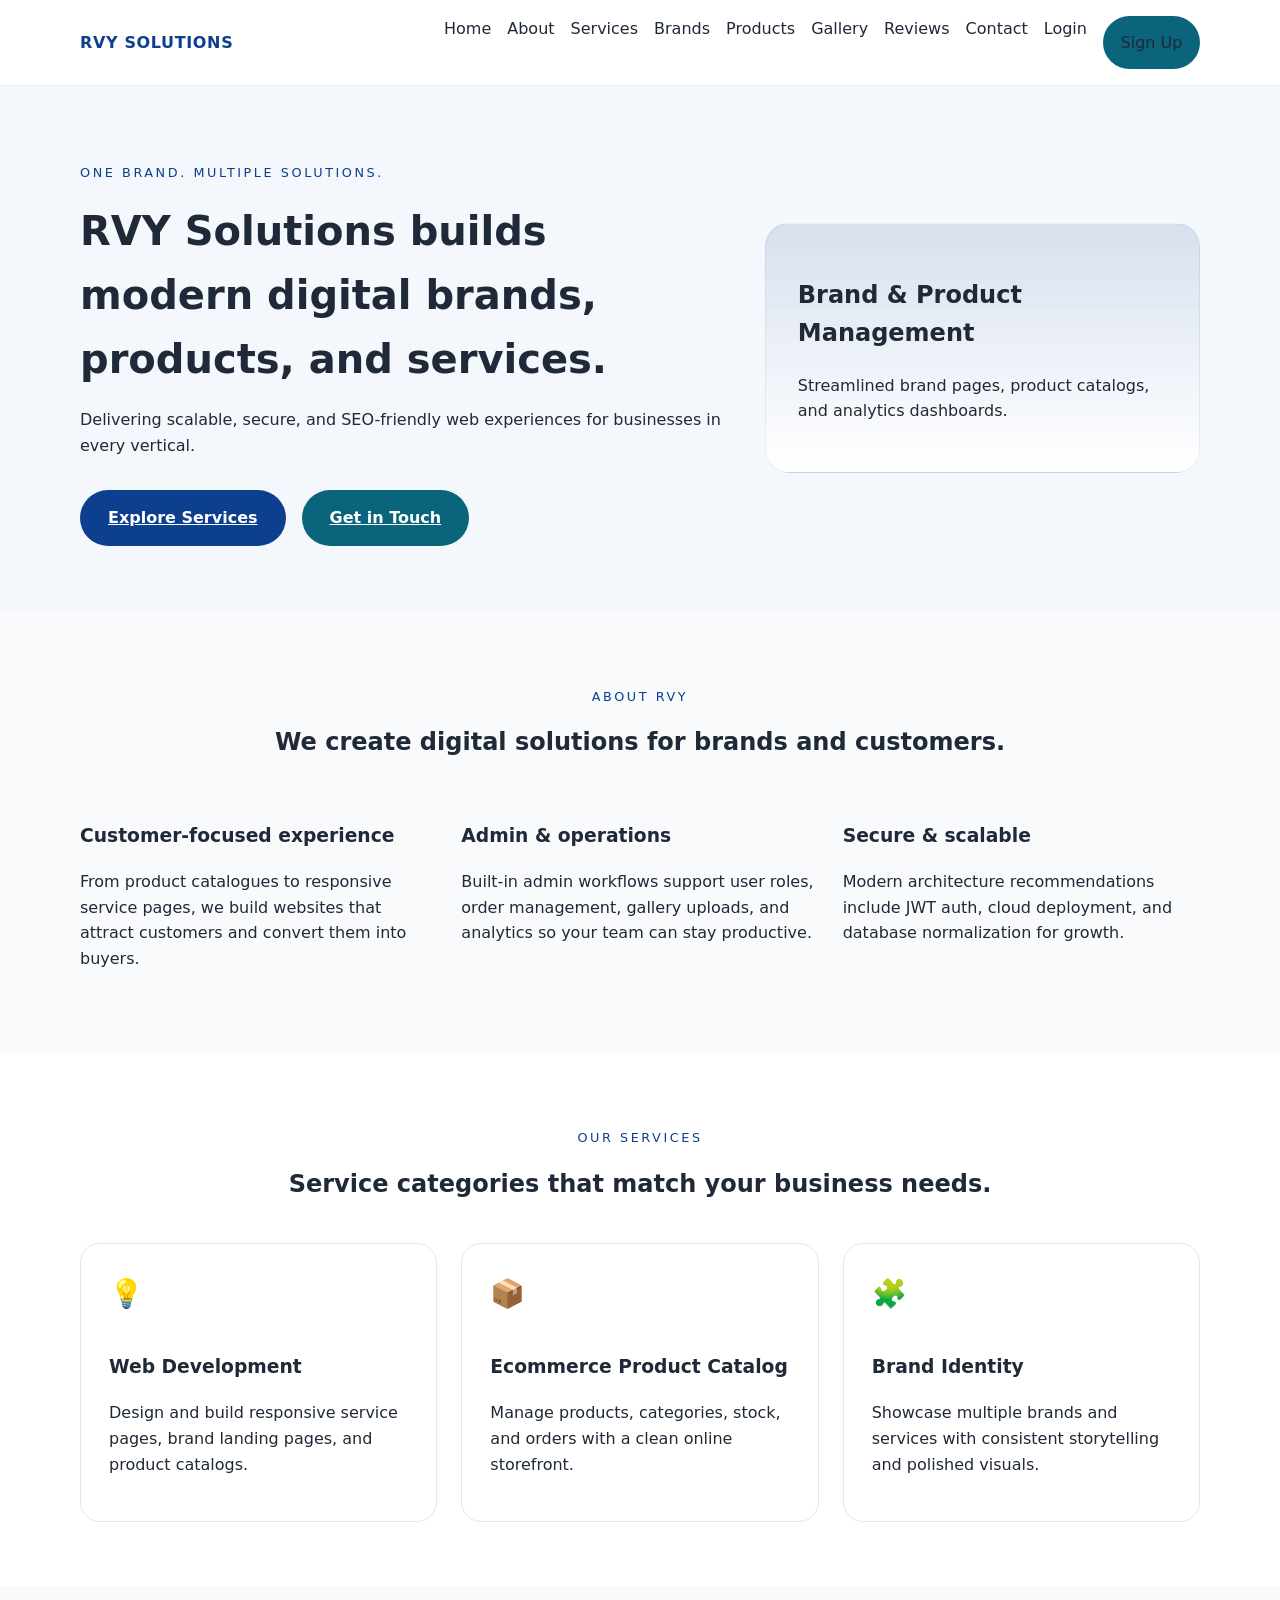
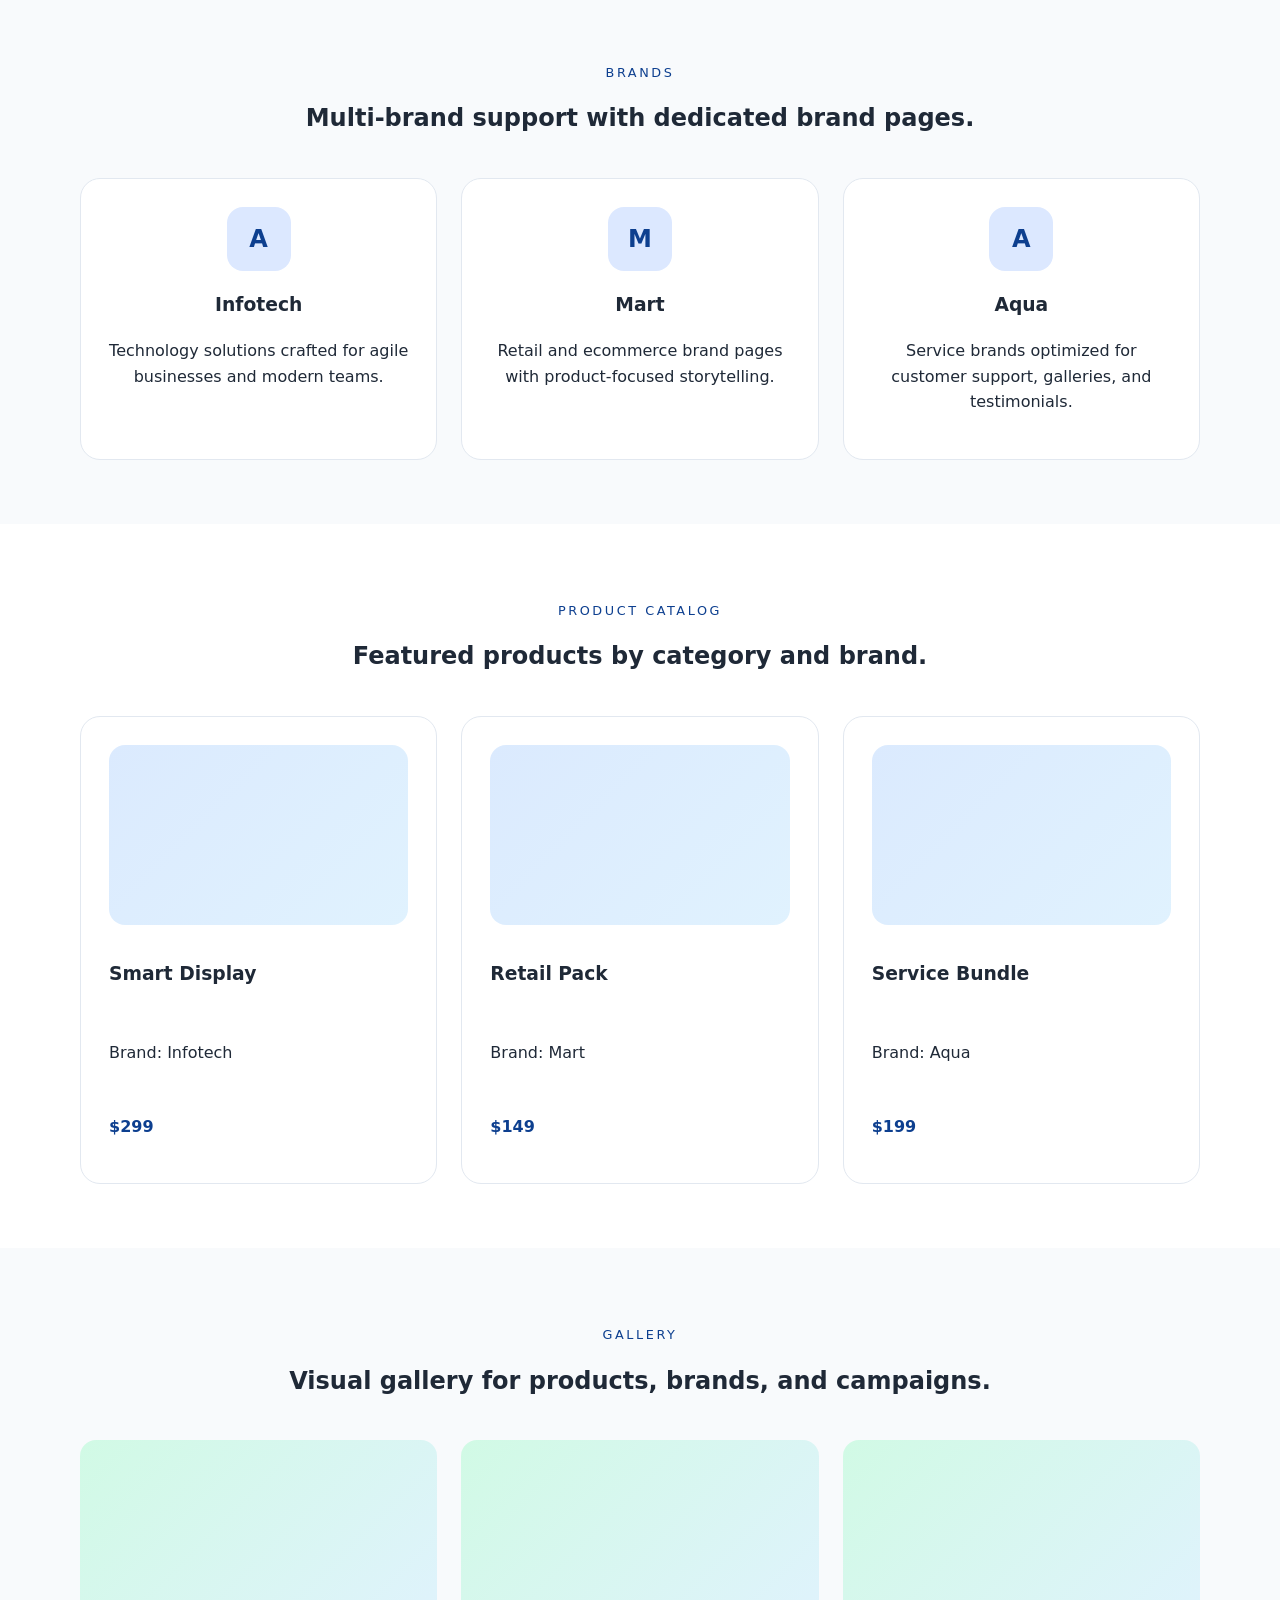
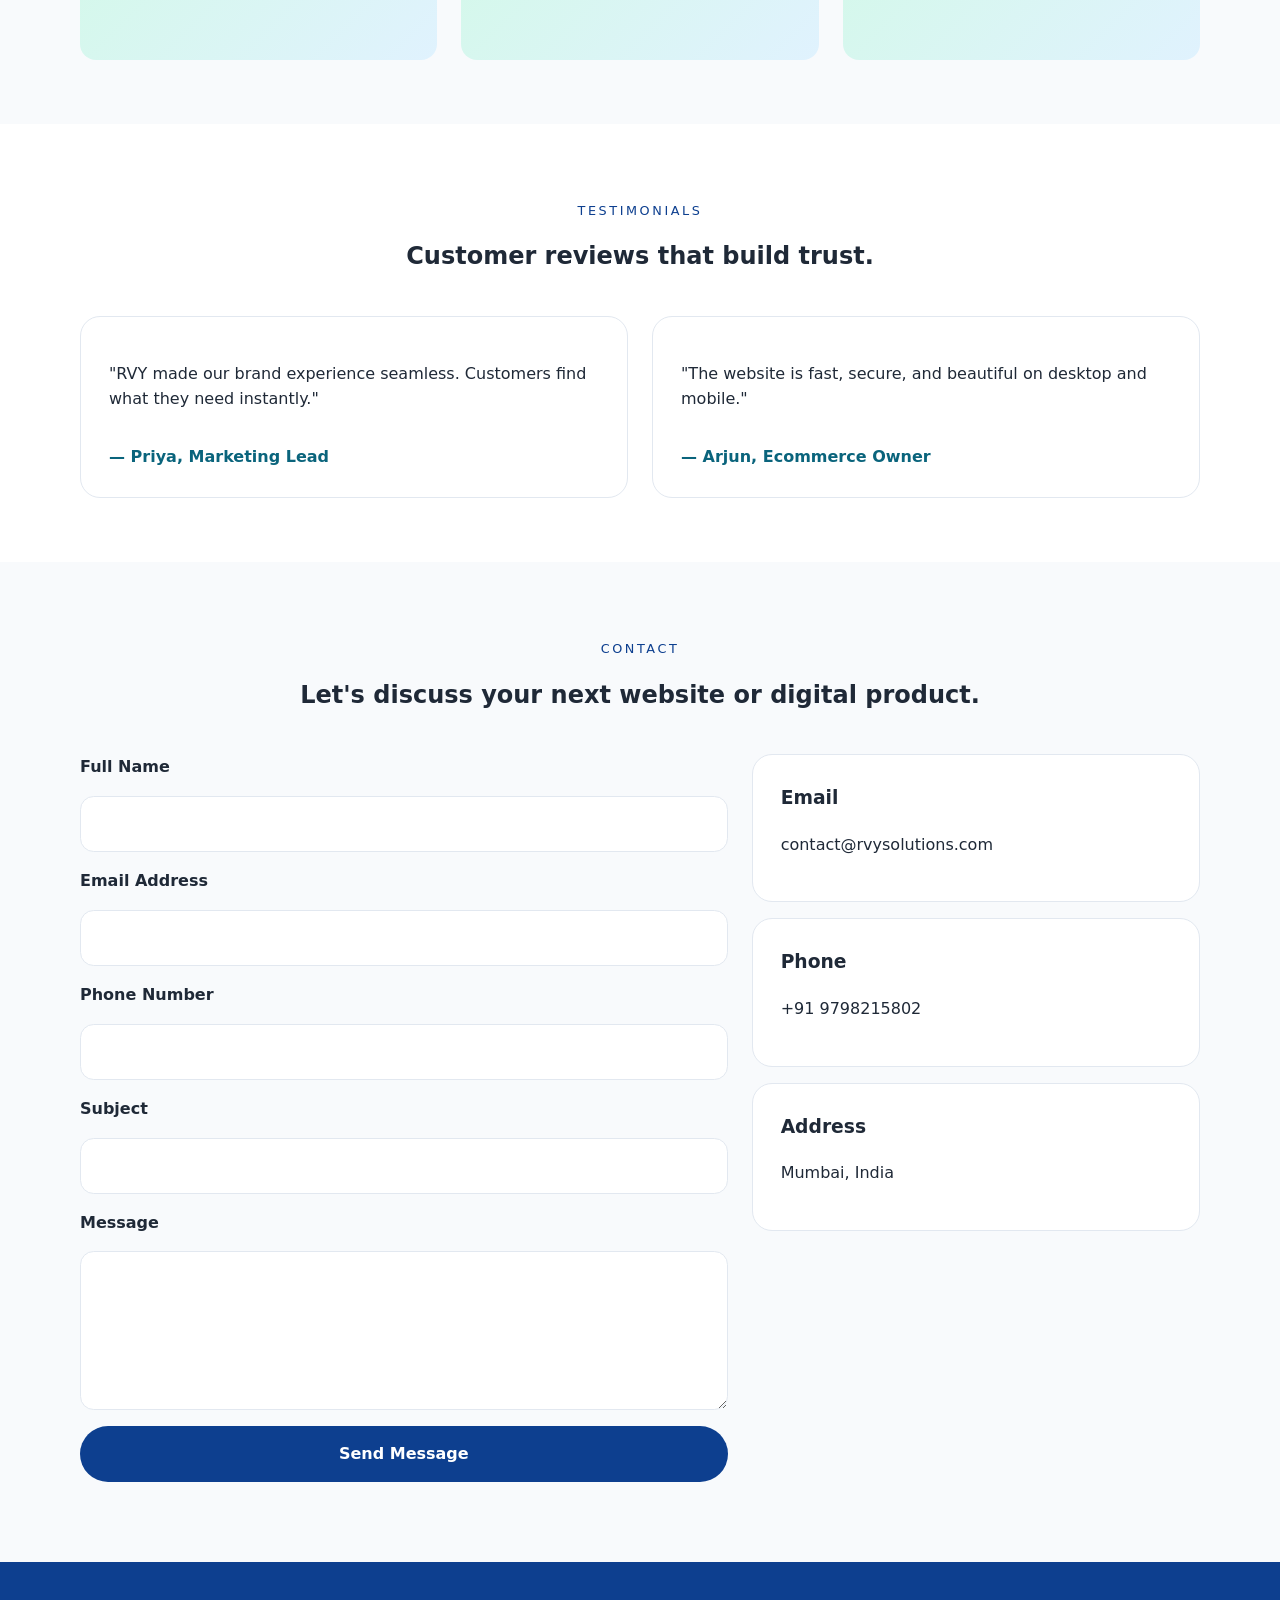
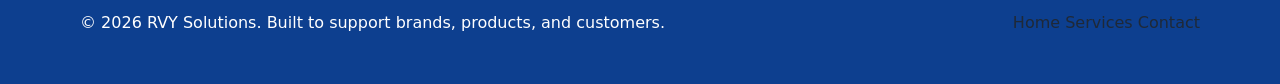
<file: index.html>
<!doctype html>
<html lang="en">
  <head>
    <meta charset="UTF-8" />
    <meta name="viewport" content="width=device-width, initial-scale=1.0" />
    <title>RVY Solutions</title>
    <link rel="stylesheet" href="styles.css" />
  </head>
  <body>
    <header class="site-header">
      <div class="container header-inner">
        <a class="brand" href="#home">RVY SOLUTIONS</a>
        <button class="nav-toggle" aria-label="Toggle navigation">☰</button>
        <nav class="site-nav">
          <a href="#home">Home</a>
          <a href="#about">About</a>
          <a href="#services">Services</a>
          <a href="#brands">Brands</a>
          <a href="#products">Products</a>
          <a href="#gallery">Gallery</a>
          <a href="#testimonials">Reviews</a>
          <a href="#contact">Contact</a>
          <a href="login.html">Login</a>
          <a class="nav-action btn-secondary" href="signup.html">Sign Up</a>
        </nav>
      </div>
    </header>

    <main>
      <section id="home" class="hero-section">
        <div class="container hero-content">
          <div>
            <p class="eyebrow">One Brand. Multiple Solutions.</p>
            <h1>
              RVY Solutions builds modern digital brands, products, and
              services.
            </h1>
            <p>
              Delivering scalable, secure, and SEO-friendly web experiences for
              businesses in every vertical.
            </p>
            <div class="hero-actions">
              <a class="btn btn-primary" href="#services">Explore Services</a>
              <a class="btn btn-secondary" href="#contact">Get in Touch</a>
            </div>
          </div>
          <div class="hero-visual">
            <div class="hero-card">
              <h2>Brand & Product Management</h2>
              <p>
                Streamlined brand pages, product catalogs, and analytics
                dashboards.
              </p>
            </div>
          </div>
        </div>
      </section>

      <section id="about" class="section-light">
        <div class="container section-header">
          <p class="eyebrow">About RVY</p>
          <h2>We create digital solutions for brands and customers.</h2>
        </div>
        <div class="container about-grid">
          <article>
            <h3>Customer-focused experience</h3>
            <p>
              From product catalogues to responsive service pages, we build
              websites that attract customers and convert them into buyers.
            </p>
          </article>
          <article>
            <h3>Admin & operations</h3>
            <p>
              Built-in admin workflows support user roles, order management,
              gallery uploads, and analytics so your team can stay productive.
            </p>
          </article>
          <article>
            <h3>Secure & scalable</h3>
            <p>
              Modern architecture recommendations include JWT auth, cloud
              deployment, and database normalization for growth.
            </p>
          </article>
        </div>
      </section>

      <section id="services" class="section-white">
        <div class="container section-header">
          <p class="eyebrow">Our Services</p>
          <h2>Service categories that match your business needs.</h2>
        </div>
        <div class="container card-grid">
          <article class="card">
            <span class="card-icon">💡</span>
            <h3>Web Development</h3>
            <p>
              Design and build responsive service pages, brand landing pages,
              and product catalogs.
            </p>
          </article>
          <article class="card">
            <span class="card-icon">📦</span>
            <h3>Ecommerce Product Catalog</h3>
            <p>
              Manage products, categories, stock, and orders with a clean online
              storefront.
            </p>
          </article>
          <article class="card">
            <span class="card-icon">🧩</span>
            <h3>Brand Identity</h3>
            <p>
              Showcase multiple brands and services with consistent storytelling
              and polished visuals.
            </p>
          </article>
        </div>
      </section>

      <section id="brands" class="section-light">
        <div class="container section-header">
          <p class="eyebrow">Brands</p>
          <h2>Multi-brand support with dedicated brand pages.</h2>
        </div>
        <div class="container brand-grid">
          <article class="brand-card">
            <div class="brand-logo">A</div>
            <h3>Infotech</h3>
            <p>
              Technology solutions crafted for agile businesses and modern
              teams.
            </p>
          </article>
          <article class="brand-card">
            <div class="brand-logo">M</div>
            <h3>Mart</h3>
            <p>
              Retail and ecommerce brand pages with product-focused
              storytelling.
            </p>
          </article>
          <article class="brand-card">
            <div class="brand-logo">A</div>
            <h3>Aqua</h3>
            <p>
              Service brands optimized for customer support, galleries, and
              testimonials.
            </p>
          </article>
        </div>
      </section>

      <section id="products" class="section-white">
        <div class="container section-header">
          <p class="eyebrow">Product Catalog</p>
          <h2>Featured products by category and brand.</h2>
        </div>
        <div class="container product-grid">
          <article class="product-card">
            <div class="product-image"></div>
            <h3>Smart Display</h3>
            <p>Brand: Infotech</p>
            <p class="product-price">$299</p>
          </article>
          <article class="product-card">
            <div class="product-image"></div>
            <h3>Retail Pack</h3>
            <p>Brand: Mart</p>
            <p class="product-price">$149</p>
          </article>
          <article class="product-card">
            <div class="product-image"></div>
            <h3>Service Bundle</h3>
            <p>Brand: Aqua</p>
            <p class="product-price">$199</p>
          </article>
        </div>
      </section>

      <section id="gallery" class="section-light">
        <div class="container section-header">
          <p class="eyebrow">Gallery</p>
          <h2>Visual gallery for products, brands, and campaigns.</h2>
        </div>
        <div class="container gallery-grid">
          <div class="gallery-item"></div>
          <div class="gallery-item"></div>
          <div class="gallery-item"></div>
        </div>
      </section>

      <section id="testimonials" class="section-white">
        <div class="container section-header">
          <p class="eyebrow">Testimonials</p>
          <h2>Customer reviews that build trust.</h2>
        </div>
        <div class="container testimonial-grid">
          <article class="testimonial-card">
            <p>
              "RVY made our brand experience seamless. Customers find what they
              need instantly."
            </p>
            <span>— Priya, Marketing Lead</span>
          </article>
          <article class="testimonial-card">
            <p>
              "The website is fast, secure, and beautiful on desktop and
              mobile."
            </p>
            <span>— Arjun, Ecommerce Owner</span>
          </article>
        </div>
      </section>

      <section id="contact" class="section-light contact-section">
        <div class="container section-header">
          <p class="eyebrow">Contact</p>
          <h2>Let's discuss your next website or digital product.</h2>
        </div>
        <div class="container contact-grid">
          <form class="contact-form" id="contactForm">
            <label for="name">Full Name</label>
            <input type="text" id="name" name="name" required />

            <label for="email">Email Address</label>
            <input type="email" id="email" name="email" required />

            <label for="phone">Phone Number</label>
            <input type="tel" id="phone" name="phone" />

            <label for="subject">Subject</label>
            <input type="text" id="subject" name="subject" />

            <label for="message">Message</label>
            <textarea id="message" name="message" rows="5" required></textarea>

            <button class="btn btn-primary" type="submit">Send Message</button>
          </form>
          <div class="contact-details">
            <div class="contact-card">
              <h3>Email</h3>
              <p>contact@rvysolutions.com</p>
            </div>
            <div class="contact-card">
              <h3>Phone</h3>
              <p>+91 9798215802</p>
            </div>
            <div class="contact-card">
              <h3>Address</h3>
              <p>Mumbai, India</p>
            </div>
          </div>
        </div>
      </section>
    </main>

    <footer class="site-footer">
      <div class="container footer-inner">
        <p>
          © 2026 RVY Solutions. Built to support brands, products, and
          customers.
        </p>
        <nav class="footer-nav">
          <a href="#home">Home</a>
          <a href="#services">Services</a>
          <a href="#contact">Contact</a>
        </nav>
      </div>
    </footer>
    <script src="script.js"></script>
  </body>
</html>
</file>
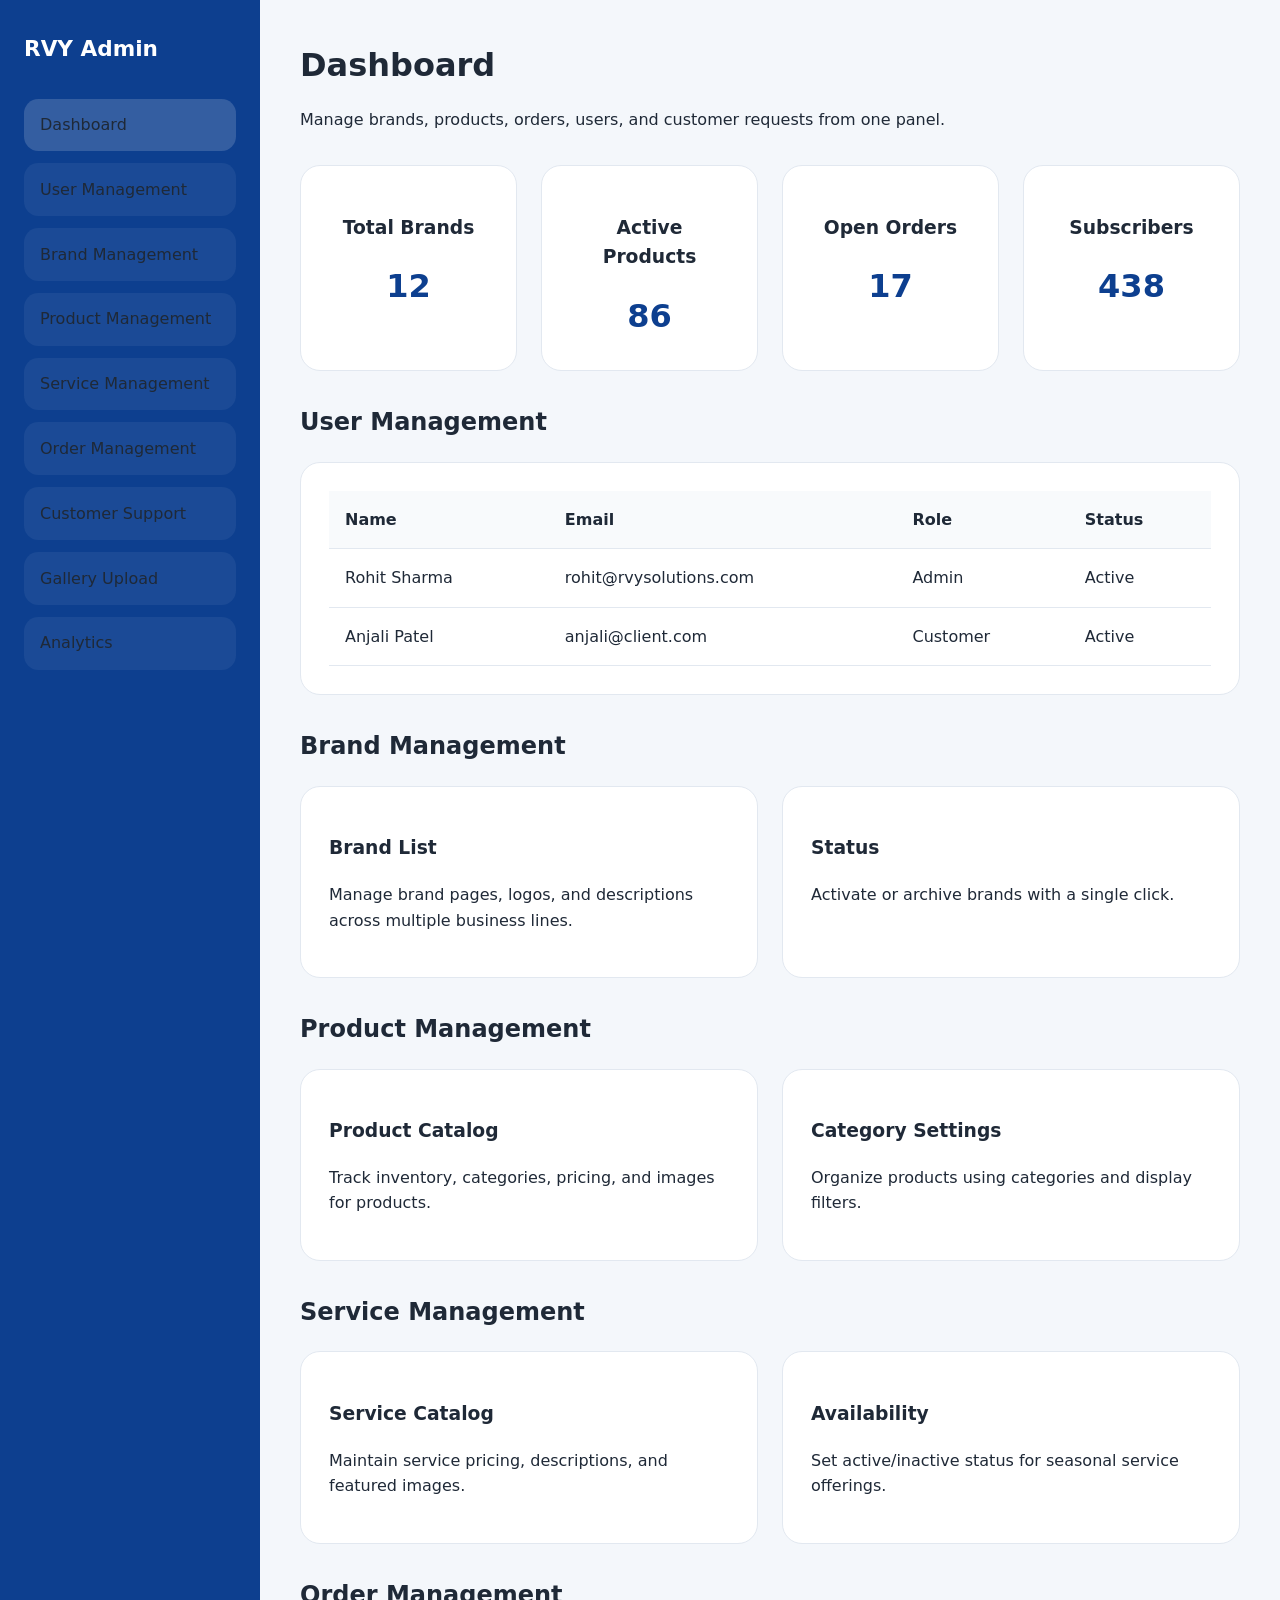
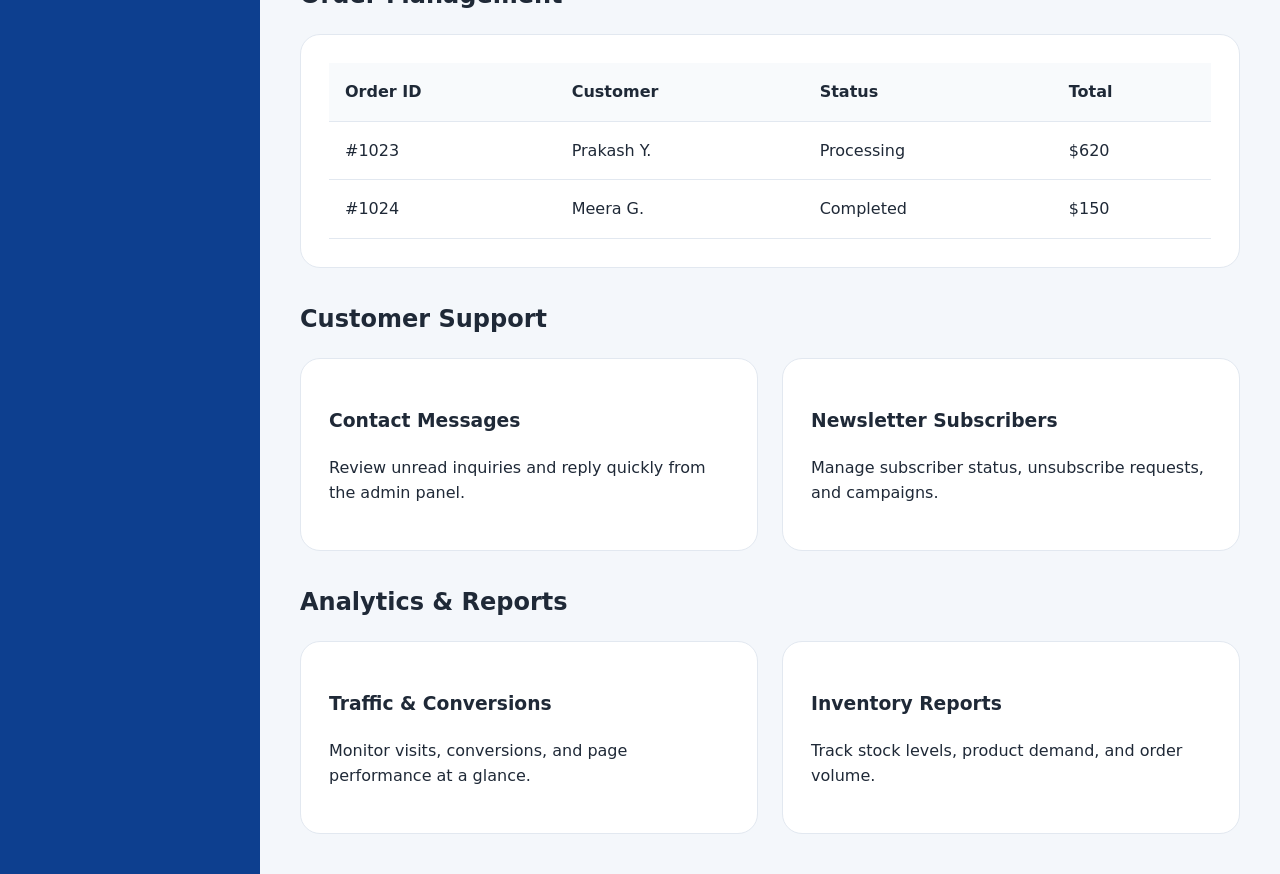
<file: admin.html>
<!doctype html>
<html lang="en">
  <head>
    <meta charset="UTF-8" />
    <meta name="viewport" content="width=device-width, initial-scale=1.0" />
    <title>RVY Admin Dashboard</title>
    <link rel="stylesheet" href="styles.css" />
  </head>
  <body class="admin-page">
    <div class="admin-shell">
      <aside class="admin-sidebar">
        <div class="admin-brand">RVY Admin</div>
        <nav class="admin-nav">
          <a href="#dashboard" class="active">Dashboard</a>
          <a href="#user-management">User Management</a>
          <a href="#brand-management">Brand Management</a>
          <a href="#product-management">Product Management</a>
          <a href="#service-management">Service Management</a>
          <a href="#order-management">Order Management</a>
          <a href="#support">Customer Support</a>
          <a href="#gallery-upload">Gallery Upload</a>
          <a href="#analytics">Analytics</a>
        </nav>
      </aside>
      <main class="admin-main">
        <header class="admin-header">
          <div>
            <h1>Dashboard</h1>
            <p>
              Manage brands, products, orders, users, and customer requests from
              one panel.
            </p>
          </div>
        </header>

        <section id="dashboard" class="admin-section">
          <div class="admin-cards">
            <article class="admin-card">
              <h3>Total Brands</h3>
              <p>12</p>
            </article>
            <article class="admin-card">
              <h3>Active Products</h3>
              <p>86</p>
            </article>
            <article class="admin-card">
              <h3>Open Orders</h3>
              <p>17</p>
            </article>
            <article class="admin-card">
              <h3>Subscribers</h3>
              <p>438</p>
            </article>
          </div>
        </section>

        <section id="user-management" class="admin-section">
          <h2>User Management</h2>
          <div class="table-card">
            <table>
              <thead>
                <tr>
                  <th>Name</th>
                  <th>Email</th>
                  <th>Role</th>
                  <th>Status</th>
                </tr>
              </thead>
              <tbody>
                <tr>
                  <td>Rohit Sharma</td>
                  <td>rohit@rvysolutions.com</td>
                  <td>Admin</td>
                  <td>Active</td>
                </tr>
                <tr>
                  <td>Anjali Patel</td>
                  <td>anjali@client.com</td>
                  <td>Customer</td>
                  <td>Active</td>
                </tr>
              </tbody>
            </table>
          </div>
        </section>

        <section id="brand-management" class="admin-section">
          <h2>Brand Management</h2>
          <div class="dashboard-grid">
            <article class="dashboard-card">
              <h3>Brand List</h3>
              <p>
                Manage brand pages, logos, and descriptions across multiple
                business lines.
              </p>
            </article>
            <article class="dashboard-card">
              <h3>Status</h3>
              <p>Activate or archive brands with a single click.</p>
            </article>
          </div>
        </section>

        <section id="product-management" class="admin-section">
          <h2>Product Management</h2>
          <div class="dashboard-grid">
            <article class="dashboard-card">
              <h3>Product Catalog</h3>
              <p>
                Track inventory, categories, pricing, and images for products.
              </p>
            </article>
            <article class="dashboard-card">
              <h3>Category Settings</h3>
              <p>Organize products using categories and display filters.</p>
            </article>
          </div>
        </section>

        <section id="service-management" class="admin-section">
          <h2>Service Management</h2>
          <div class="dashboard-grid">
            <article class="dashboard-card">
              <h3>Service Catalog</h3>
              <p>
                Maintain service pricing, descriptions, and featured images.
              </p>
            </article>
            <article class="dashboard-card">
              <h3>Availability</h3>
              <p>Set active/inactive status for seasonal service offerings.</p>
            </article>
          </div>
        </section>

        <section id="order-management" class="admin-section">
          <h2>Order Management</h2>
          <div class="table-card">
            <table>
              <thead>
                <tr>
                  <th>Order ID</th>
                  <th>Customer</th>
                  <th>Status</th>
                  <th>Total</th>
                </tr>
              </thead>
              <tbody>
                <tr>
                  <td>#1023</td>
                  <td>Prakash Y.</td>
                  <td>Processing</td>
                  <td>$620</td>
                </tr>
                <tr>
                  <td>#1024</td>
                  <td>Meera G.</td>
                  <td>Completed</td>
                  <td>$150</td>
                </tr>
              </tbody>
            </table>
          </div>
        </section>

        <section id="support" class="admin-section">
          <h2>Customer Support</h2>
          <div class="dashboard-grid">
            <article class="dashboard-card">
              <h3>Contact Messages</h3>
              <p>
                Review unread inquiries and reply quickly from the admin panel.
              </p>
            </article>
            <article class="dashboard-card">
              <h3>Newsletter Subscribers</h3>
              <p>
                Manage subscriber status, unsubscribe requests, and campaigns.
              </p>
            </article>
          </div>
        </section>

        <section id="analytics" class="admin-section">
          <h2>Analytics & Reports</h2>
          <div class="dashboard-grid">
            <article class="dashboard-card">
              <h3>Traffic & Conversions</h3>
              <p>
                Monitor visits, conversions, and page performance at a glance.
              </p>
            </article>
            <article class="dashboard-card">
              <h3>Inventory Reports</h3>
              <p>Track stock levels, product demand, and order volume.</p>
            </article>
          </div>
        </section>
      </main>
    </div>

    <script src="script.js"></script>
  </body>
</html>
</file>
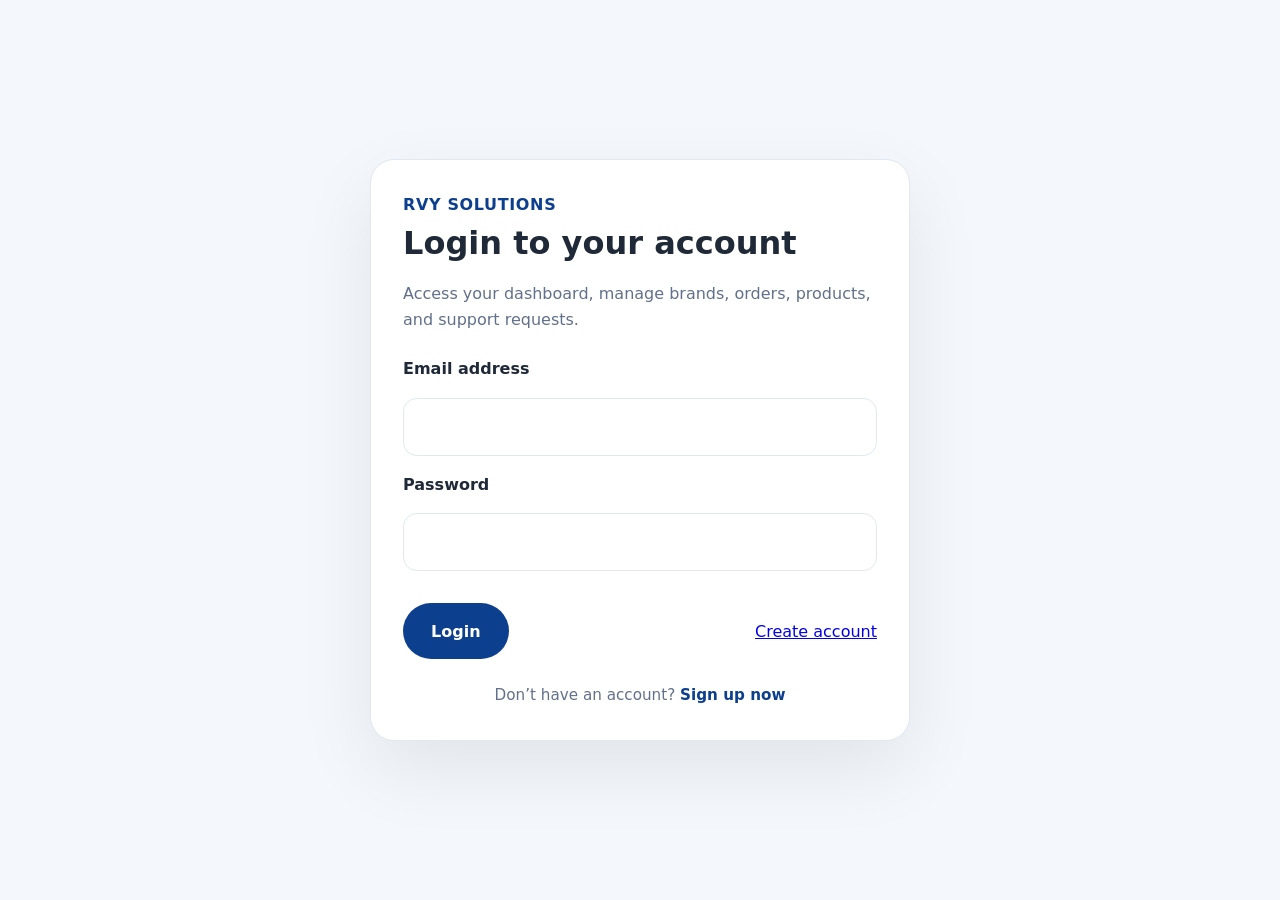
<file: login.html>
<!doctype html>
<html lang="en">
  <head>
    <meta charset="UTF-8" />
    <meta name="viewport" content="width=device-width, initial-scale=1.0" />
    <title>Login | RVY Solutions</title>
    <link rel="stylesheet" href="styles.css" />
  </head>
  <body class="auth-page">
    <div class="auth-card">
      <a class="brand" href="index.html">RVY SOLUTIONS</a>
      <h1>Login to your account</h1>
      <p>
        Access your dashboard, manage brands, orders, products, and support
        requests.
      </p>
      <form class="auth-form" id="authForm" data-type="login">
        <label for="loginEmail">Email address</label>
        <input type="email" id="loginEmail" name="email" required />

        <label for="loginPassword">Password</label>
        <input type="password" id="loginPassword" name="password" required />

        <div class="auth-actions">
          <button class="btn btn-primary" type="submit">Login</button>
          <a href="signup.html">Create account</a>
        </div>
      </form>
      <div class="auth-footer">
        Don’t have an account? <a href="signup.html">Sign up now</a>
      </div>
    </div>
    <script src="script.js"></script>
  </body>
</html>
</file>
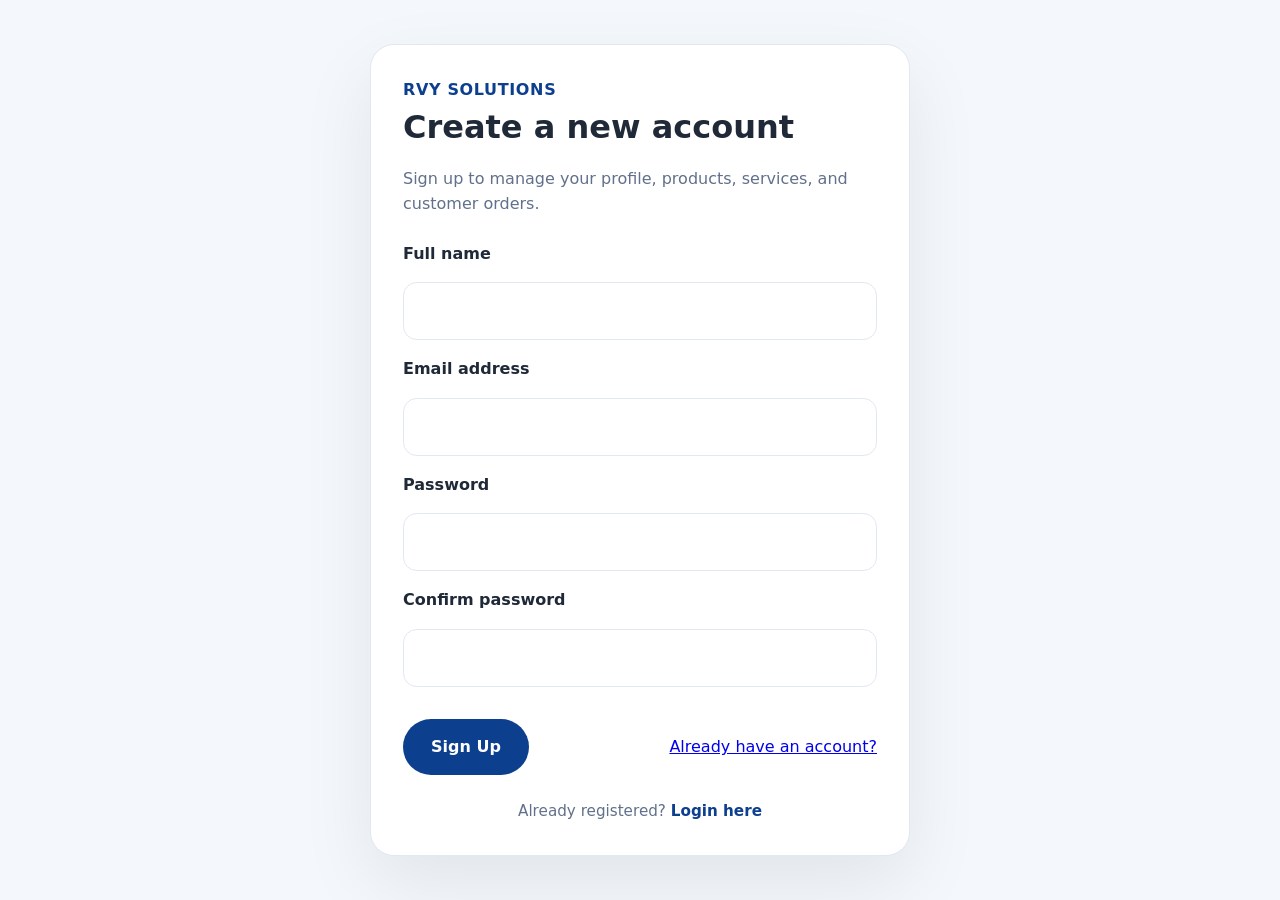
<file: signup.html>
<!doctype html>
<html lang="en">
  <head>
    <meta charset="UTF-8" />
    <meta name="viewport" content="width=device-width, initial-scale=1.0" />
    <title>Sign Up | RVY Solutions</title>
    <link rel="stylesheet" href="styles.css" />
  </head>
  <body class="auth-page">
    <div class="auth-card">
      <a class="brand" href="index.html">RVY SOLUTIONS</a>
      <h1>Create a new account</h1>
      <p>
        Sign up to manage your profile, products, services, and customer orders.
      </p>
      <form class="auth-form" id="authForm" data-type="signup">
        <label for="signupName">Full name</label>
        <input type="text" id="signupName" name="name" required />

        <label for="signupEmail">Email address</label>
        <input type="email" id="signupEmail" name="email" required />

        <label for="signupPassword">Password</label>
        <input type="password" id="signupPassword" name="password" required />

        <label for="signupConfirm">Confirm password</label>
        <input
          type="password"
          id="signupConfirm"
          name="confirmPassword"
          required
        />

        <div class="auth-actions">
          <button class="btn btn-primary" type="submit">Sign Up</button>
          <a href="login.html">Already have an account?</a>
        </div>
      </form>
      <div class="auth-footer">
        Already registered? <a href="login.html">Login here</a>
      </div>
    </div>
    <script src="script.js"></script>
  </body>
</html>
</file>
<file: styles.css>
:root {
  --bg: #f4f7fb;
  --surface: #ffffff;
  --primary: #0d3f8f;
  --primary-soft: #dce8ff;
  --secondary: #0a647c;
  --text: #1f2937;
  --muted: #61708b;
  --border: #e2e8f0;
}

* {
  box-sizing: border-box;
}

body {
  margin: 0;
  font-family:
    Inter,
    system-ui,
    -apple-system,
    BlinkMacSystemFont,
    "Segoe UI",
    sans-serif;
  color: var(--text);
  background: var(--bg);
  line-height: 1.6;
}

img {
  max-width: 100%;
  display: block;
}

button,
input,
textarea {
  font: inherit;
}

.container {
  width: min(1120px, calc(100% - 2rem));
  margin: 0 auto;
}

.site-header {
  background: #ffffff;
  border-bottom: 1px solid rgba(15, 23, 42, 0.08);
  position: sticky;
  top: 0;
  z-index: 20;
}

.header-inner {
  display: flex;
  align-items: center;
  justify-content: space-between;
  gap: 1rem;
  padding: 1rem 0;
}

.brand {
  font-weight: 800;
  letter-spacing: 0.04em;
  color: var(--primary);
  text-decoration: none;
}

.site-nav {
  display: flex;
  flex-wrap: wrap;
  gap: 1rem;
}

.site-nav a,
.footer-nav a,
.admin-nav a {
  color: var(--text);
  text-decoration: none;
  transition: color 0.2s ease;
}

.site-nav a:hover {
  color: var(--primary);
}

.nav-toggle {
  display: none;
  border: none;
  background: transparent;
  font-size: 1.5rem;
  cursor: pointer;
}

.hero-section {
  padding: 4rem 0;
}

.hero-content {
  display: grid;
  grid-template-columns: 1.2fr 0.8fr;
  gap: 2rem;
  align-items: center;
}

.eyebrow {
  text-transform: uppercase;
  letter-spacing: 0.2em;
  color: var(--primary);
  font-size: 0.8rem;
  margin-bottom: 1rem;
}

.hero-section h1 {
  font-size: clamp(2.5rem, 3vw, 4rem);
  margin: 0 0 1rem;
}

.hero-section p {
  max-width: 42rem;
}

.hero-actions {
  display: flex;
  flex-wrap: wrap;
  gap: 1rem;
  margin-top: 2rem;
}

.btn {
  display: inline-flex;
  align-items: center;
  justify-content: center;
  border: none;
  border-radius: 999px;
  padding: 0.95rem 1.75rem;
  font-weight: 700;
  cursor: pointer;
  transition:
    transform 0.2s ease,
    background-color 0.2s ease;
}

.btn:hover {
  transform: translateY(-1px);
}

.btn-primary {
  background: var(--primary);
  color: #ffffff;
}

.btn-secondary {
  background: var(--secondary);
  color: #ffffff;
}

.hero-visual {
  display: grid;
  place-items: center;
}

.hero-card {
  background: linear-gradient(180deg, rgba(13, 63, 143, 0.12), #ffffff);
  border: 1px solid rgba(13, 63, 143, 0.08);
  border-radius: 1.5rem;
  padding: 2rem;
  width: 100%;
}

.section-header {
  text-align: center;
  margin-bottom: 2.5rem;
}

.section-header h2 {
  margin: 0.5rem auto 0;
  max-width: 52rem;
}

.section-light {
  background: #f8fafc;
  padding: 4rem 0;
}

.section-white {
  background: #ffffff;
  padding: 4rem 0;
}

.about-grid,
.card-grid,
.brand-grid,
.product-grid,
.gallery-grid,
.testimonial-grid,
.contact-grid,
.admin-cards,
.dashboard-grid {
  display: grid;
  gap: 1.5rem;
}

.about-grid {
  grid-template-columns: repeat(3, minmax(0, 1fr));
}

.card-grid,
.brand-grid {
  grid-template-columns: repeat(3, minmax(0, 1fr));
}

.product-grid {
  grid-template-columns: repeat(3, minmax(0, 1fr));
}

.gallery-grid {
  grid-template-columns: repeat(3, minmax(0, 1fr));
}

.testimonial-grid {
  grid-template-columns: repeat(2, minmax(0, 1fr));
}

.card,
.brand-card,
.product-card,
.testimonial-card,
.contact-card,
.admin-card,
.dashboard-card,
.table-card {
  background: var(--surface);
  border: 1px solid var(--border);
  border-radius: 1.25rem;
  padding: 1.75rem;
}

.card-icon {
  display: inline-flex;
  font-size: 1.75rem;
  margin-bottom: 1rem;
}

.brand-card {
  text-align: center;
}

.brand-logo {
  width: 4rem;
  height: 4rem;
  margin: 0 auto 1rem;
  display: grid;
  place-items: center;
  font-size: 1.5rem;
  font-weight: 800;
  background: var(--primary-soft);
  color: var(--primary);
  border-radius: 1rem;
}

.product-card {
  display: grid;
  gap: 1rem;
}

.product-image {
  min-height: 180px;
  border-radius: 1rem;
  background: linear-gradient(135deg, #dbeafe, #e0f2fe);
}

.product-price {
  font-weight: 700;
  color: var(--primary);
}

.gallery-item {
  min-height: 220px;
  border-radius: 1rem;
  background: linear-gradient(135deg, #d1fae5, #e0f2fe);
}

.testimonial-card {
  display: grid;
  gap: 1rem;
}

.testimonial-card span {
  color: var(--secondary);
  font-weight: 700;
}

.contact-section {
  padding-bottom: 5rem;
}

.contact-grid {
  grid-template-columns: 1.3fr 0.9fr;
  align-items: start;
}

.contact-form {
  display: grid;
  gap: 1rem;
}

.contact-form label {
  font-weight: 600;
}

.contact-form input,
.contact-form textarea {
  width: 100%;
  border-radius: 0.85rem;
  border: 1px solid var(--border);
  padding: 0.9rem 1rem;
  background: #ffffff;
}

.contact-details {
  display: grid;
  gap: 1rem;
}

.contact-card h3 {
  margin-top: 0;
}

.site-footer {
  padding: 2rem 0;
  background: #0d3f8f;
  color: #ffffff;
}

.footer-inner {
  display: flex;
  align-items: center;
  justify-content: space-between;
  gap: 1rem;
}

.site-nav .nav-action {
  display: inline-flex;
  align-items: center;
  justify-content: center;
  padding: 0.85rem 1.1rem;
  border-radius: 999px;
  transition:
    background-color 0.2s ease,
    color 0.2s ease;
}

.auth-page {
  min-height: 100vh;
  display: grid;
  place-items: center;
  padding: 2rem 0;
  background: var(--bg);
}

.auth-card {
  width: min(540px, 100%);
  background: var(--surface);
  border: 1px solid var(--border);
  border-radius: 1.5rem;
  padding: 2rem;
  box-shadow: 0 28px 75px rgba(15, 23, 42, 0.08);
}

.auth-card h1 {
  margin: 0 0 0.75rem;
  font-size: clamp(2rem, 2.5vw, 2.5rem);
}

.auth-card p {
  color: var(--muted);
  margin: 0 0 1.5rem;
}

.auth-form {
  display: grid;
  gap: 1rem;
}

.auth-form label {
  font-weight: 600;
}

.auth-form input {
  width: 100%;
  border-radius: 0.85rem;
  border: 1px solid var(--border);
  padding: 0.95rem 1rem;
  background: #ffffff;
}

.auth-actions {
  display: flex;
  justify-content: space-between;
  align-items: center;
  flex-wrap: wrap;
  gap: 1rem;
  margin-top: 1rem;
}

.auth-footer {
  color: var(--muted);
  text-align: center;
  margin-top: 1.5rem;
  font-size: 0.95rem;
}

.auth-footer a {
  color: var(--primary);
  text-decoration: none;
  font-weight: 700;
}

.admin-shell {
  display: grid;
  grid-template-columns: 260px 1fr;
  min-height: 100vh;
}

.admin-sidebar {
  background: var(--primary);
  color: #ffffff;
  padding: 2rem 1.5rem;
}

.admin-brand {
  font-size: 1.35rem;
  font-weight: 800;
  margin-bottom: 2rem;
}

.admin-nav {
  display: grid;
  gap: 0.75rem;
}

.admin-nav a {
  display: block;
  padding: 0.85rem 1rem;
  border-radius: 0.9rem;
  background: rgba(255, 255, 255, 0.06);
}

.admin-nav a.active,
.admin-nav a:hover {
  background: rgba(255, 255, 255, 0.16);
}

.admin-main {
  padding: 2.5rem;
}

.admin-header h1 {
  margin: 0;
}

.admin-cards {
  grid-template-columns: repeat(4, minmax(0, 1fr));
}

.admin-card {
  text-align: center;
}

.admin-card p {
  margin: 1rem 0 0;
  font-size: 2rem;
  font-weight: 800;
  color: var(--primary);
}

.admin-section {
  margin-top: 2rem;
}

.table-card {
  overflow-x: auto;
}

table {
  width: 100%;
  border-collapse: collapse;
}

th,
td {
  text-align: left;
  padding: 1rem;
  border-bottom: 1px solid var(--border);
}

th {
  background: #f8fafc;
}

.dashboard-grid {
  grid-template-columns: repeat(2, minmax(0, 1fr));
}

@media (max-width: 980px) {
  .hero-content,
  .about-grid,
  .card-grid,
  .brand-grid,
  .product-grid,
  .gallery-grid,
  .testimonial-grid,
  .contact-grid,
  .admin-cards,
  .dashboard-grid {
    grid-template-columns: 1fr;
  }
  .hero-section {
    padding: 3rem 0;
  }
  .section-light,
  .section-white {
    padding: 3rem 0;
  }
  .contact-grid {
    grid-template-columns: 1fr;
  }
  .footer-inner {
    flex-direction: column;
    align-items: center;
    text-align: center;
  }
  .admin-shell {
    grid-template-columns: 1fr;
  }
  .admin-sidebar {
    position: relative;
    width: 100%;
  }
}

@media (max-width: 720px) {
  .header-inner {
    justify-content: space-between;
    flex-wrap: wrap;
  }
  .site-nav {
    display: none;
    flex-direction: column;
    width: calc(100% - 2rem);
    left: 1rem;
    right: 1rem;
    top: 72px;
    position: absolute;
    background: #ffffff;
    padding: 1rem;
    border: 1px solid rgba(15, 23, 42, 0.08);
    border-radius: 1rem;
    box-shadow: 0 18px 45px rgba(15, 23, 42, 0.12);
  }
  .site-nav.open {
    display: flex;
  }
  .site-nav a {
    width: 100%;
    padding: 0.75rem 0;
  }
  .site-nav .nav-action {
    width: auto;
    justify-content: center;
  }
  .nav-toggle {
    display: inline-flex;
  }
  .hero-section {
    padding: 2.5rem 0;
  }
  .auth-card {
    width: 100%;
    padding: 1.5rem;
  }
}
</file>
